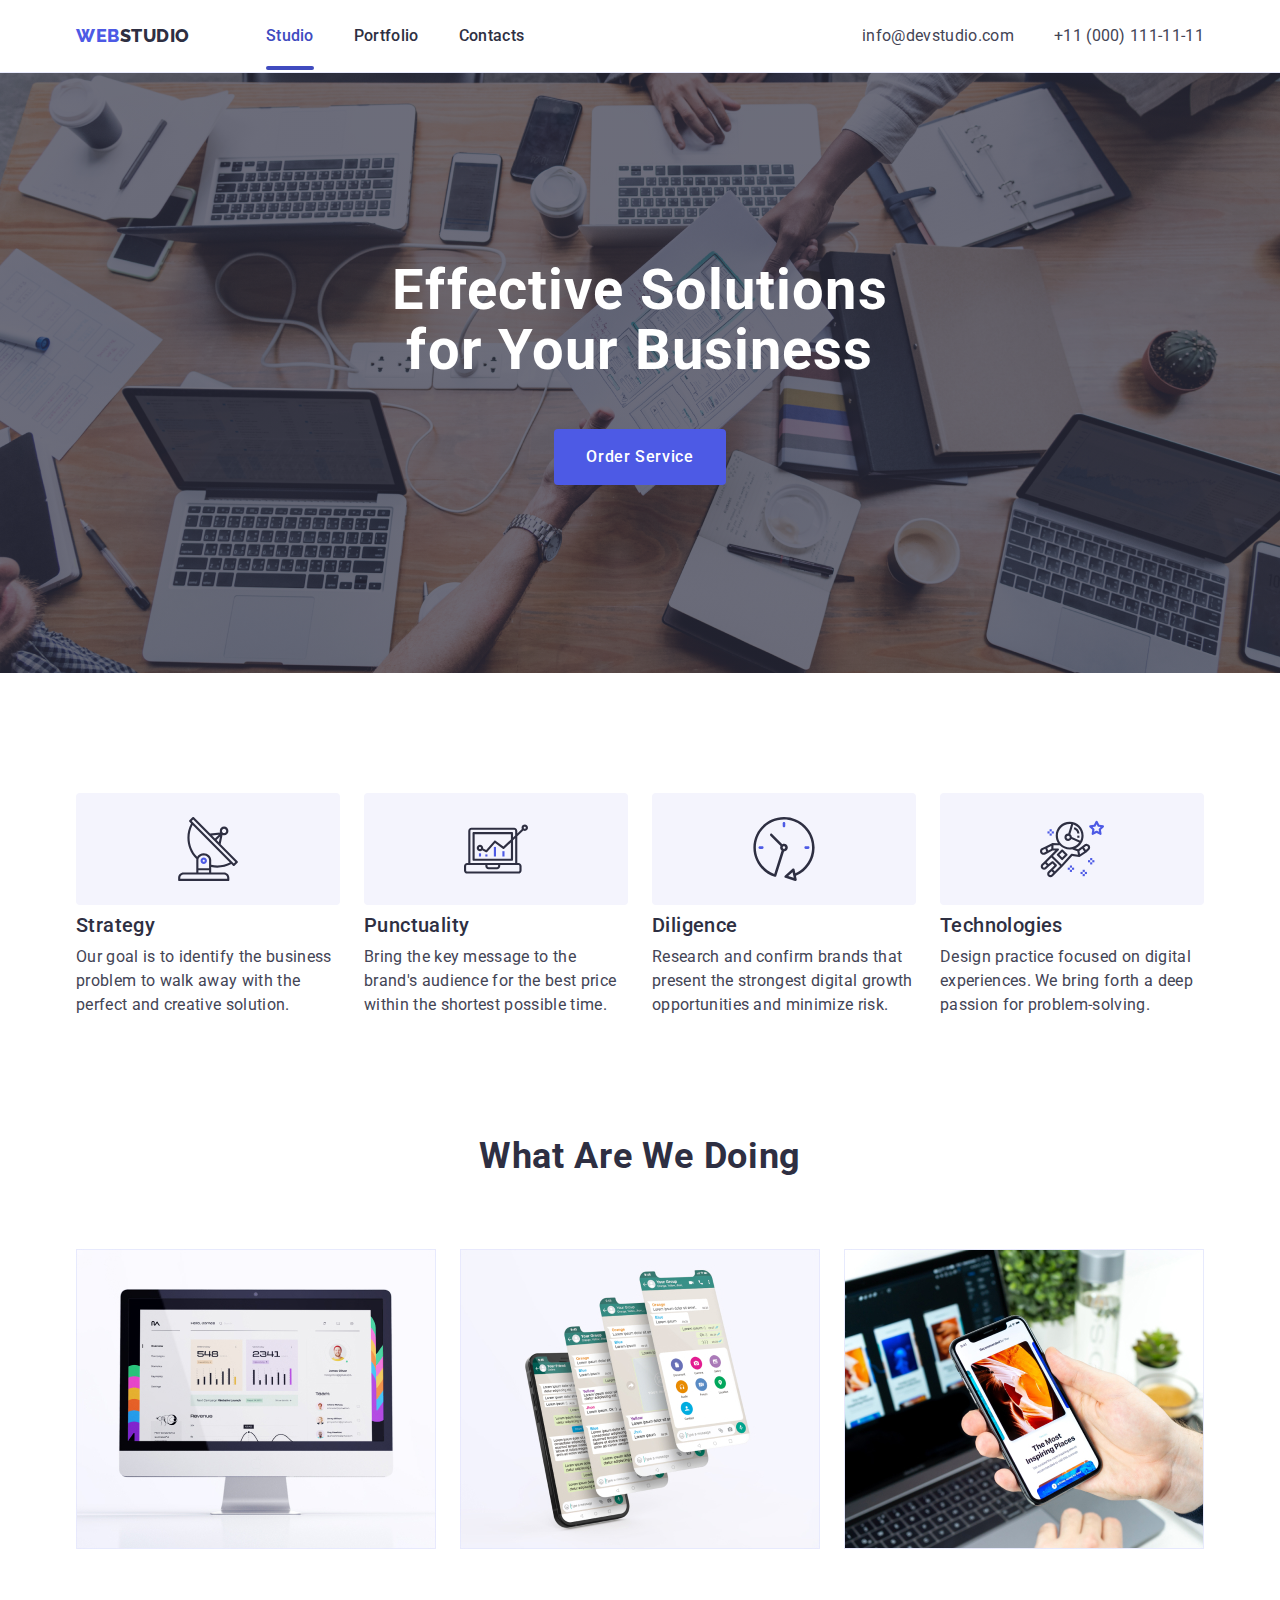
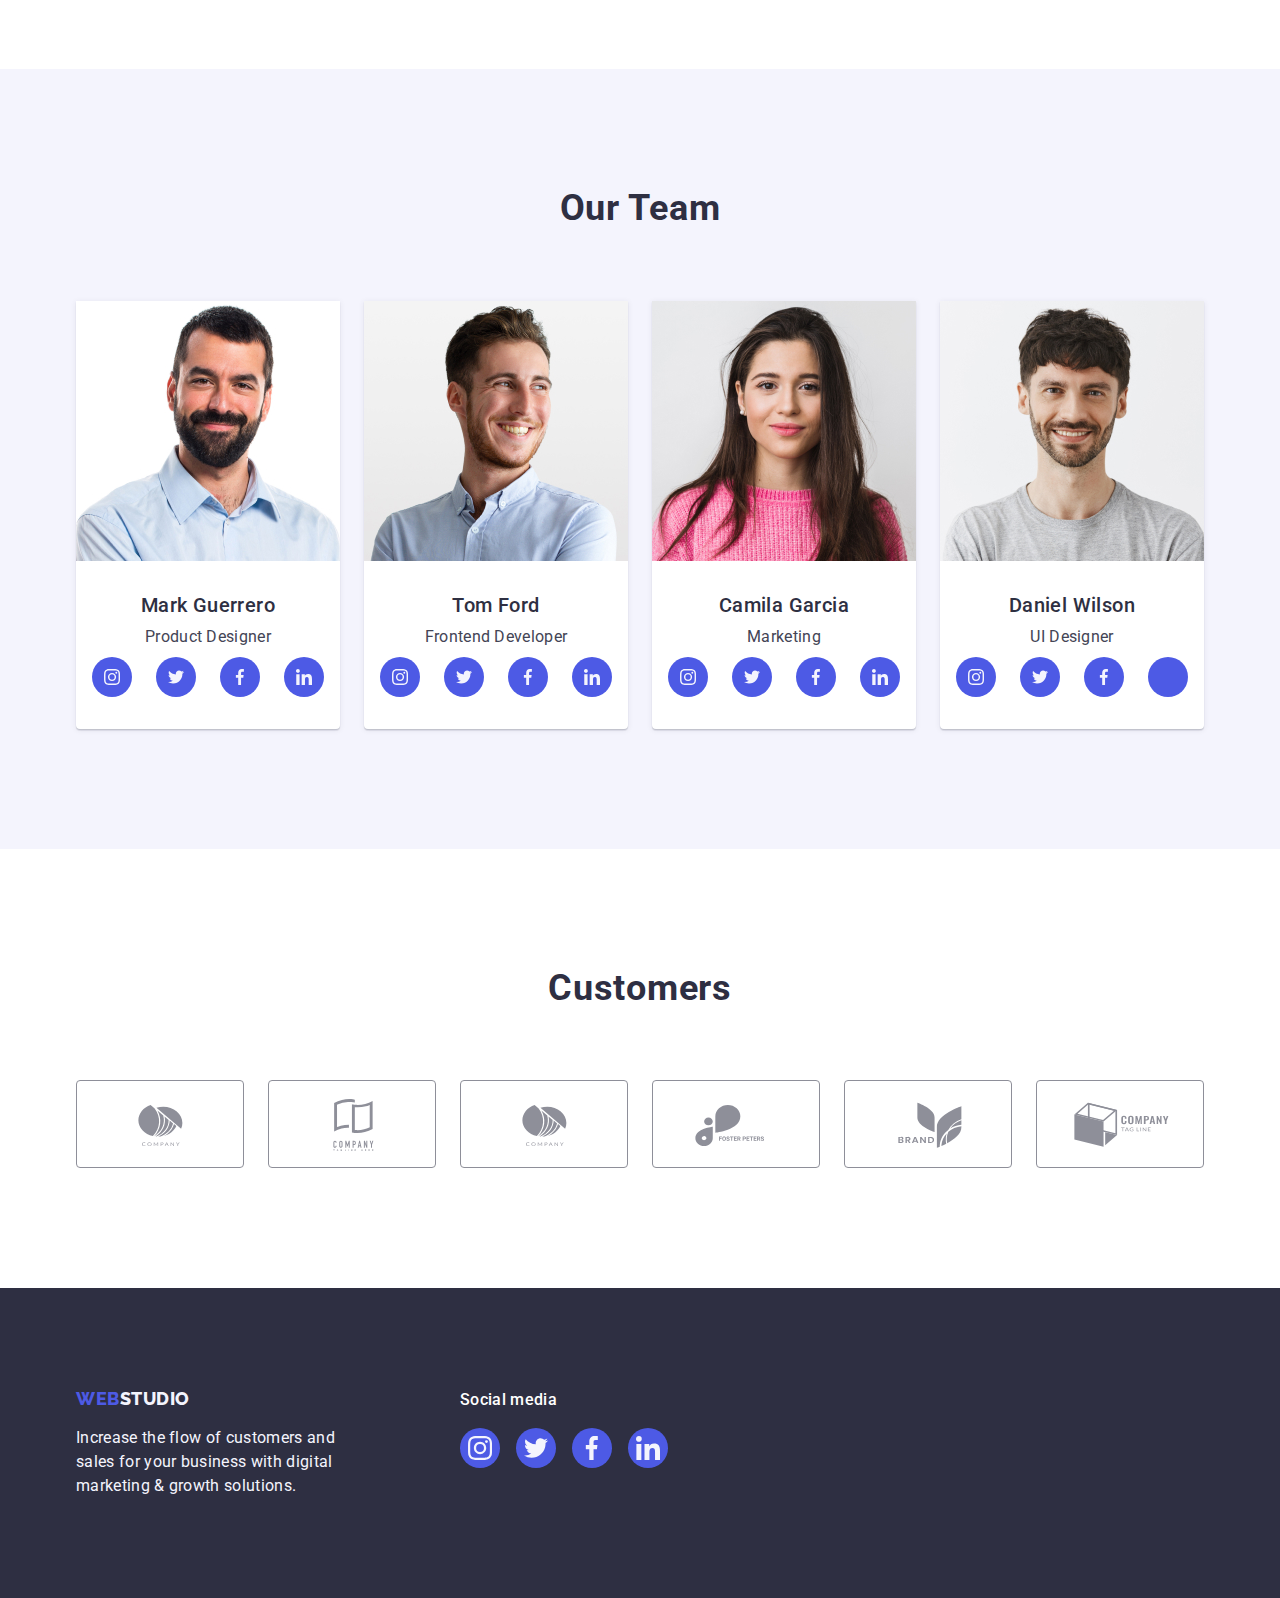
<file: index.html>
<!DOCTYPE html>
<html lang="en">
<!-- ++++++++HEAD++++++++ -->
<head>
  <meta charset="UTF-8">
  <meta http-equiv="X-UA-Compatible" content="IE=edge">
  <meta name="viewport" content="width=device-width, initial-scale=1.0">
  <title>Effective Solutions for Your Business</title>
  
  <link href="https://fonts.googleapis.com" rel="preconnect" />
    <link href="https://fonts.gstatic.com" rel="preconnect" crossorigin />
    <link
      href="https://fonts.googleapis.com/css2?family=Raleway:wght@800&family=Roboto:wght@400;500;700&display=swap"
      rel="stylesheet"
    />
  <link rel="stylesheet" href="https://cdn.jsdelivr.net/npm/modern-normalize@1.1.0/modern-normalize.min.css"/>
  <link rel="stylesheet" href="./css/styles.css"/>
  
  <!-- ++++++++++BODY++++++++ -->
<body class="hero">
  <header class="main-head ">
    <div class="hero-navigation container">
        <nav class="navigation">
        <a class="body-logo link" href="./index.html" >Web<span class="body-web-name">Studio</span></a>
        <ul class="menu list">
          <li class="menu-body-nav-link"><a class="body-nav-link curent link" href="./index.html">Studio</a></li>
          <li ><a class="body-nav-link link" href="./portfolio.html">Portfolio</a></li>
          <li ><a class="body-nav-link link" href="">Contacts</a></li>
        </ul>
    </nav>  
    <address class="index-connection">
      <ul class="list-index-connection list">
        <li class="list-information link">
          <a class="mail link" href="mailto:info@devstudio.com">info@devstudio.com</a></li>
        <li class="list-information">
          <a class="mail link" href="tel:+110001111111">+11 (000) 111-11-11</a></li>
      </ul>
    </address> 
    </div>
  </header>
<main>
  <!-- ++++++++ -->
  <section class="main-section ">
    <div class="section container">
  <h1 class="main-title">Effective Solutions for Your Business </h1>
  <button class="button" type="button" data-modal-open>Order Service</button>
</div>
</section>
  <section class="achivement ">
    <div class="container">
    <h2 class="features visually-hidden" hidden>features</h2>
        <ul class="list">
        <li class="list-features">
          <div class="achivement-container"> 
              <svg class="list-features-icon" width="64" height="64">
              <use href="./images/icons.svg#icon-antenna">
              </use>
            </svg>
          </div>
          <h3 class=features>Strategy</h3>
        <p class=descuption> Our goal is to identify the business problem to walk away with the perfect and creative solution.</p></li>
        <li class="list-features">
          <div class="achivement-container"> 
              <svg class="list-features-icon" width="64" height="64">
              <use href="./images/icons.svg#icon-diagram">
              </use>
            </svg>
          </div>
          <h3 class=features>Punctuality</h3>
          <p class=descuption> Bring the key message to the brand's audience for the best price within the shortest possible
            time.</p></li>
        <li class="list-features">
          <div class="achivement-container"> 
              <svg class="list-features-icon" width="64" height="64">
              <use href="./images/icons.svg#icon-clock">
              </use>
            </svg>
           </div>
          <h3 class=features>Diligence</h3>
          <p class=descuption> Research and confirm brands that present the strongest digital growth opportunities and
            minimize risk.</p></li>
        <li class="list-features">
          <div class="achivement-container" > 
             <svg class="list-features-icon" width="64" height="64">
              <use href="./images/icons.svg#icon-astronaut">
              </use>
            </svg>
          </div>
          <h3 class=features>Technologies</h3>
          <p class=descuption> Design practice focused on digital experiences. We bring forth a deep passion for
            problem-solving.</p></li>
      </ul>
    </div>
</section>
  <section class="list-products">
    <div class="container">
    <h2 class="products">What are we doing </h2>
    <ul class="list">
      <li class="our-products"><img src="./images/Rectangle71.jpg" alt="note in laptop" width="360"></li>
      <li class="our-products"><img src="./images/Rectangle71(1).jpg" alt="note in laptop" width="360"></li>
      <li class="our-products"><img src="./images/Rectangle71(2).jpg" alt="note in laptop" width="360"></li>
    </ul>
    </div>
</section>
  <section class="employee ">
    <div class="container">
    <h2 class="products" >Our Team</h2>
    <ul class="list">
      <li class="photo">
        <img src="./images/imployee/img.jpg" alt="Mark Guerrero" width="264">
         <div class="name-job"> 
        <h3 class ="whom">Mark Guerrero</h3>
          <p class="position">Product Designer</p>
          <ul class="social-list list">
            <li class="social-list-item"  >
              <a href="" class="social-list-link">
                <svg class="social-list-icon" width="16" height="16">
                  <use href="./images/icons.svg#icon-instagram-2">
                  </use>
                </svg>
              </a>
            </li>
            <li class="social-list-item">
              <a href="" class="social-list-link">
                <svg class="social-list-icon" width="16" height="16">
                  <use href="./images/icons.svg#icon-Vector-6">
                  </use>
                </svg>
              </a>
            </li>
            <li class="social-list-item">
              <a href="" class="social-list-link">
                <svg class="social-list-icon" width="16" height="16">
                  <use href="./images/icons.svg#icon-Vector-7">
                  </use>
                </svg>
              </a>
            </li>
            <li class="social-list-item">
              <a href="" class="social-list-link">
                <svg class="social-list-icon" width="16" height="16">
                  <use href="./images/icons.svg#icon-linkedin-1">
                  </use>
                </svg>
              </a>
            </li>
           </ul>
        </div></li>
          <li class="photo"><img src="./images/imployee/img(1).jpg" alt="Tom Ford" width="264">
          <div class="name-job">
            <h3 class="whom">Tom Ford</h3>
          <p class="position">Frontend Developer </p>
          <ul class="social-list list">
            <li class="social-list-item">
              <a href="" class="social-list-link">
                <svg class="social-list-icon" width="16" height="16">
                  <use href="./images/icons.svg#icon-instagram-2">
                  </use>
                </svg>
              </a>
            </li>
            <li class="social-list-item">
              <a href="" class="social-list-link">
                <svg class="social-list-icon" width="16" height="16">
                  <use href="./images/icons.svg#icon-Vector-6">
                  </use>
                </svg>
              </a>
            </li>
            <li class="social-list-item">
              <a href="" class="social-list-link">
                <svg class="social-list-icon" width="16" height="16">
                  <use href="./images/icons.svg#icon-Vector-7">
                  </use>
                </svg>
              </a>
            </li>
            <li class="social-list-item">
              <a href="" class="social-list-link">
                <svg class="social-list-icon" width="16" height="16">
                  <use href="./images/icons.svg#icon-linkedin-1">
                  </use>
                </svg>
              </a>
            </li>
           </ul></div></li>
      <li class="photo"><img src="./images/imployee/img(2).jpg" alt="Camila Garcia" width="264">
          <div class="name-job">
        <h3 class="whom">Camila Garcia</h3>
          <p class="position">Marketing</p>
          <ul class="social-list list">
            <li class="social-list-item">
              <a href="" class="social-list-link">
                <svg class="social-list-icon" width="16" height="16">
                  <use href="./images/icons.svg#icon-instagram-2">
                  </use>
                </svg>
              </a>
            </li>
            <li class="social-list-item">
              <a href="" class="social-list-link">
                <svg class="social-list-icon" width="16" height="16">
                  <use href="./images/icons.svg#icon-Vector-6">
                  </use>
                </svg>
              </a>
            </li>
            <li class="social-list-item">
              <a href="" class="social-list-link">
                <svg class="social-list-icon" width="16" height="16">
                  <use href="./images/icons.svg#icon-Vector-7">
                  </use>
                </svg>
              </a>
            </li>
            <li class="social-list-item">
              <a href="" class="social-list-link">
                <svg class="social-list-icon" width="16" height="16">
                  <use href="./images/icons.svg#icon-linkedin-1">
                  </use>
                </svg>
              </a>
            </li>
           </ul></div></li>
      <li class="photo"><img src="./images/imployee/img(3).jpg" alt="Daniel Wilson" width="264">
         <div class="name-job">
        <h3 class="whom">Daniel Wilson</h3>
          <p class="position">UI Designer</p>
          <ul class="social-list list">
            <li class="social-list-item">
              <a href="" class="social-list-link">
                <svg class="social-list-icon" width="16" height="16">
                  <use href="./images/icons.svg#icon-instagram-2">
                  </use>
                </svg>
              </a>
            </li>
            <li class="social-list-item">
              <a href="" class="social-list-link">
                <svg class="social-list-icon" width="16" height="16">
                  <use href="./images/icons.svg#icon-Vector-6">
                  </use>
                </svg>
              </a>
            </li>
            <li class="social-list-item">
              <a href="" class="social-list-link">
                <svg class="social-list-icon" width="16" height="16">
                  <use href="./images/icons.svg#icon-Vector-7">
                  </use>
                </svg>
              </a>
            </li>
            <li class="social-list-item">
              <a href="" class="social-list-link">
                <svg class="social-list-icon" width="16" height="16">
                  <use href="./images/icons.svg#icon-linkedin">
                  </use>
                </svg>
              </a>
            </li>
           </ul></div>
    </ul>
</div>
</section>
   <section class="customers-section">
    <div class="container">
      <h2 class="customers" >Customers</h2>
        <ul class="customers-list list">
         <li class="customers-list-item">
           <a href="" class="customers-list-link">
             <svg class="customers-list-icon" width="104" height="56">
               <use href="./images/icons.svg#icon-Logo">
               </use>
             </svg>
           </a>
         </li>
         <li class="customers-list-item">
           <a href="" class="customers-list-link">
             <svg class="customers-list-icon" width="104" height="56">
               <use href="./images/icons.svg#icon-Logo-2">
               </use>
             </svg>
           </a>
         </li>
         <li class="customers-list-item">
           <a href="" class="customers-list-link">
             <svg class="customers-list-icon" width="104" height="56">
               <use href="./images/icons.svg#icon-Logo">
               </use>
             </svg>
           </a>
         </li>
         <li class="customers-list-item">
           <a href="" class="customers-list-link">
             <svg class="customers-list-icon" width="104" height="56">
               <use href="./images/icons.svg#icon-Logo-3">
               </use>
             </svg>
           </a>
         </li>
         <li class="customers-list-item">
          <a href="" class="customers-list-link">
            <svg class="customers-list-icon" width="104" height="56">
              <use href="./images/icons.svg#icon-Logo-6">
              </use>
            </svg>
          </a>
        </li>
        <li class="customers-list-item">
          <a href="" class="customers-list-link">
            <svg class="customers-list-icon" width="104" height="56">
              <use href="./images/icons.svg#icon-Logo-5">
              </use>
            </svg>
          </a>
        </li>
        </ul>
       </div>
</section>
  </main>
  <footer class="footer">
    <div class="footer-container container">
      <div class="logo-footer-conclusion">
    <a class="logo-footer link" href="./index.html">Web<span class="web-name-footer">Studio</span></a>
    <p class="conclusion">Increase the flow of customers and sales for your business with digital marketing & growth solutions.</p>  
    </div>
    <div class="footer-social-media">
      <p class="social-media">Social media</p>
   <ul class="social-list-footer list">
    <li class="social-list-item">
      <a href="" class="social-list-link-footer">
        <svg class="social-list-icon" width="24" height="24">
          <use href="./images/icons.svg#icon-instagram-2">
          </use>
        </svg>
      </a>
    </li>
    <li class="social-list-item">
      <a href="" class="social-list-link-footer">
        <svg class="social-list-icon" width="24" height="24">
          <use href="./images/icons.svg#icon-Vector-6">
          </use>
        </svg>
      </a>
    </li>
    <li class="social-list-item">
      <a href="" class="social-list-link-footer">
        <svg class="social-list-icon" width="24" height="24">
          <use href="./images/icons.svg#icon-Vector-7">
          </use>
        </svg>
      </a>
    </li>
    <li class="social-list-item">
      <a href="" class="social-list-link-footer">
        <svg class="social-list-icon" width="24" height="24">
          <use href="./images/icons.svg#icon-linkedin-1">
          </use>
        </svg>
      </a>
    </li>
   </ul>
  </div>
  </div>
  </footer>
<div class="backdrop is-hidden" data-modal>
<div class="modal">
<button type="button" class="modal-close-button" data-modal-close>
<svg class="modal-close-button-icon" width="8" height="8">
  <use href="./images/icons.svg#icon-modal-close">

  </use>
</svg>

</button>
</div>
  </div>
  <script src="./js/modal.js"></script>
</body>
</html>
</file>
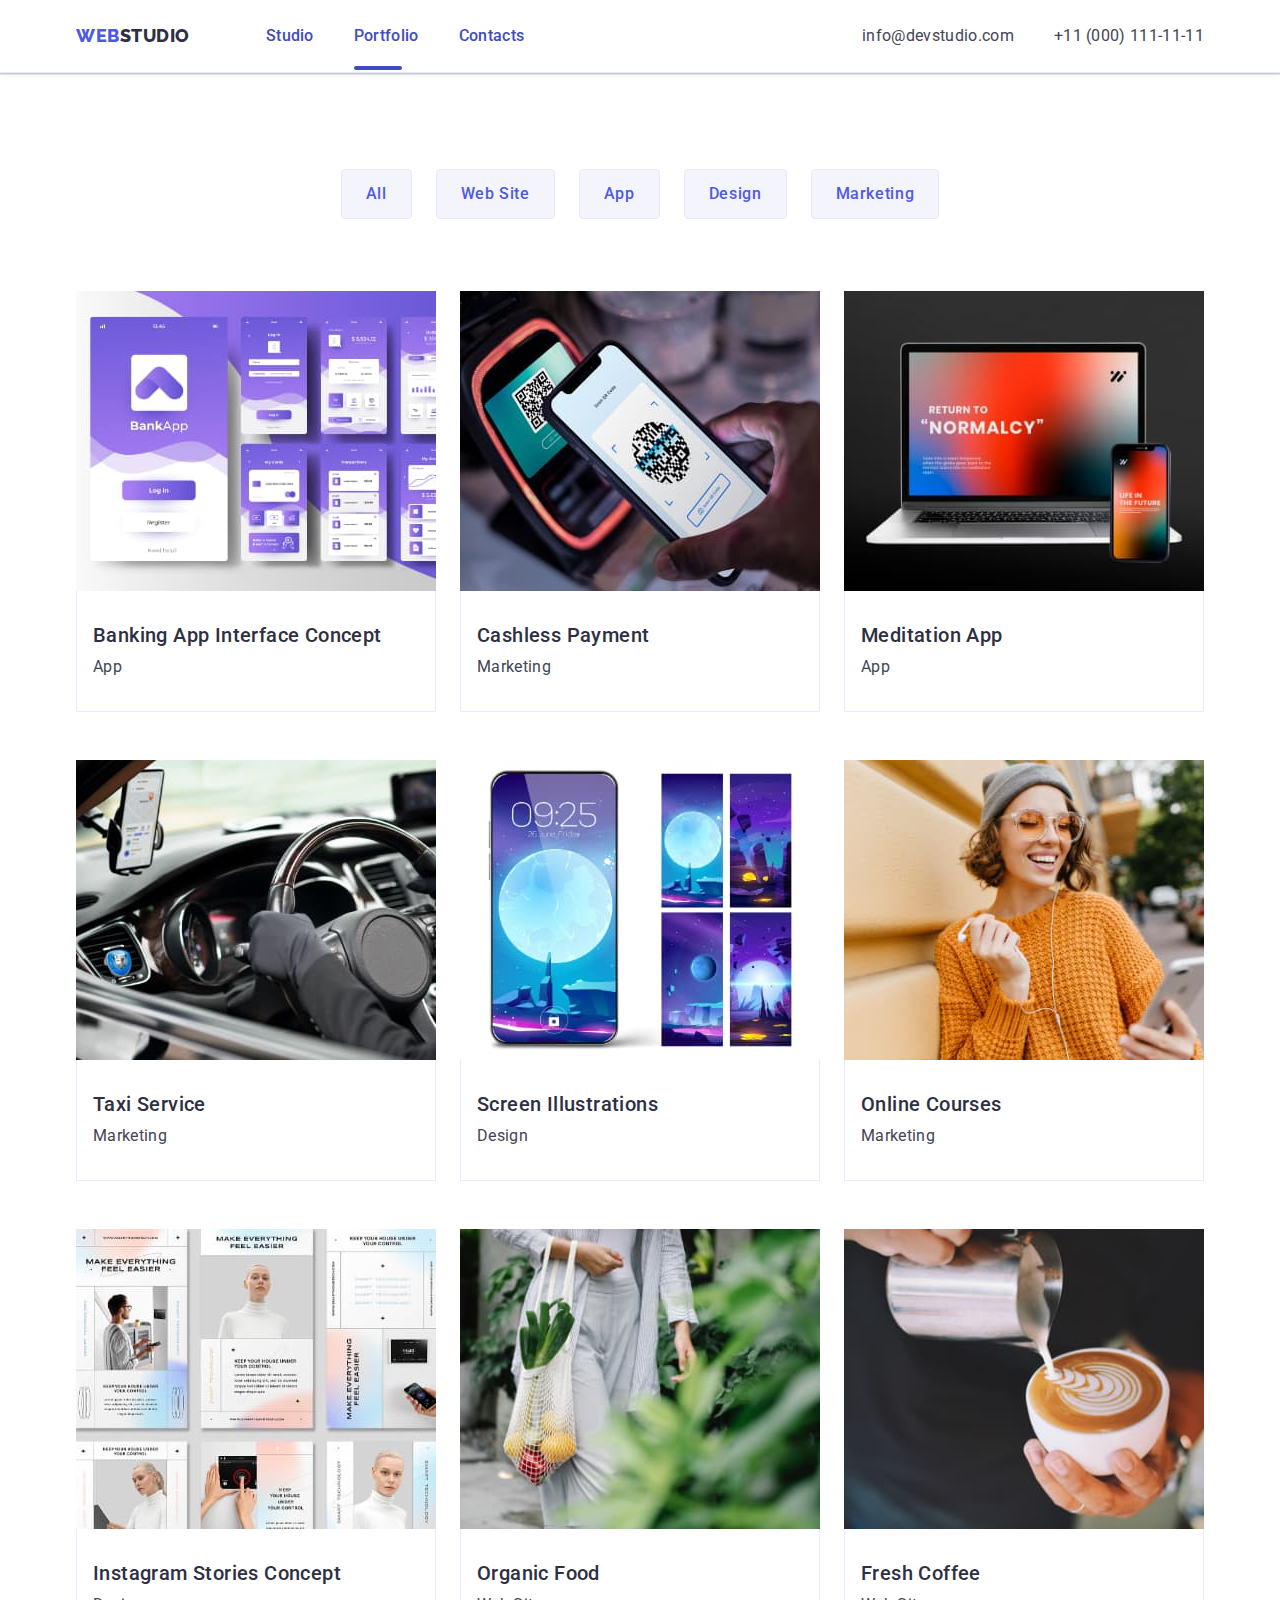
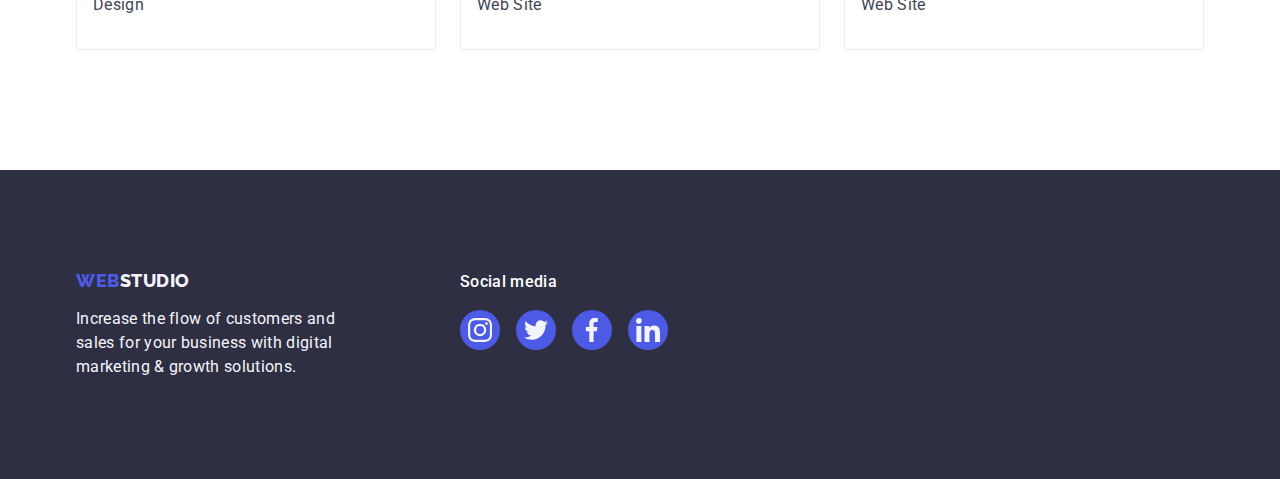
<file: portfolio.html>
<!DOCTYPE html>
<html lang="en">

<head>
  <meta charset="UTF-8">
  <meta http-equiv="X-UA-Compatible" content="IE=edge">
  <meta name="viewport" content="width=device-width, initial-scale=1.0">
  <title>Portfolio</title>
  <link href="https://fonts.googleapis.com" rel="preconnect" />
    <link href="https://fonts.gstatic.com" rel="preconnect" crossorigin />
    <link
      href="https://fonts.googleapis.com/css2?family=Raleway:wght@800&family=Roboto:wght@400;500;700&display=swap"
      rel="stylesheet"
    />
  <link rel="stylesheet" href="https://cdn.jsdelivr.net/npm/modern-normalize@1.1.0/modern-normalize.min.css"/>
  <link rel="stylesheet" href="./css/styles.css"/>
</head>
<body class="hero">
  <header class="main-head">
    <div class="features-portfolio container">
    <nav class="navigation">
        <a class="logo link" href="./index.html" >Web<span class="web-name">Studio</span></a>
        <ul class="menu list">
          <li class="features-portfolio-menu" ><a class="nav-link  link" href="./index.html" >Studio</a></li>
          <li > <a class="nav-link curent-portfolio link" href="./portfolio.html" >Portfolio</a></li>
          <li > <a class="nav-link link" href="">Contacts</a> </li>
        </ul>
    </nav>  
    <address class="connection">
      <ul class="connection-portfolio list">
        <li class="list-information link">
          <a class="mail link" href="mailto:info@devstudio.com">info@devstudio.com</a></li>
        <li class="list-information">
          <a class="mail link" href="tel:+110001111111">+11 (000) 111-11-11</a></li>
      </ul>
    </address>  
  </div>
  </header>
<main>
  <section class="section-buttons">
    <div class="container">
      <h1 class="visually-hidden" hidden>features</h1>
    <ul class="list-button list">
      <li > <button class="btn" type = "button" >All</button></li>
      <li > <button class="btn" type = "button">Web Site</button></li>
      <li > <button class="btn" type = "button"  >App</button></li>
      <li > <button class="btn" type = "button" >Design</button></li>
      <li > <button class="btn" type = "button"  >Marketing</button></li>
    </ul> 
    <ul class=" img list">
      <li class="total-information">
         <a class="total-information-link link" href="" >
          <div class="total-information-list">
           <img src="./images/galary/1.jpg" alt="banking app interface concept" width="360"> 
           <p class="overlay">
            14 Stylish and User-Friendly App Design Concepts · Task Manager App · Calorie Tracker App · Exotic Fruit Ecommerce App · Cloud Storage App
           </p>
          </div>
           <div class="wrapper">
           <h2 class="names">Banking App Interface Concept</h2>
            <p class="task">App</p>
          </div>
        </a>
      </li >
      <li class="total-information" > 
        <a class="total-information-link link" href="">
          <div class="total-information-list">
          <img  src="./images/galary/2.jpg" alt="cashless Payment" width="360">
        <p class="overlay">
          14 Stylish and User-Friendly App Design Concepts · Task Manager App · Calorie Tracker App · Exotic Fruit Ecommerce App · Cloud Storage App
        </p></div>
          <div class="wrapper">  
        <h2 class="names">Cashless Payment</h2>
            <p class="task">Marketing</p>
        </div>
          </a>
      </li>
      <li  class="total-information"> 
        <a class="total-information-link link" href="">
          <div class="total-information-list">
        <img src="./images/galary/3.jpg" alt="meditation App" width="360"> 
        <p class="overlay">
          14 Stylish and User-Friendly App Design Concepts · Task Manager App · Calorie Tracker App · Exotic Fruit Ecommerce App · Cloud Storage App
         </p>
        </div>
        <div class="wrapper">
          <h2 class="names">Meditation App</h2>
            <p class="task">App</p>
        </div>
      </a>
      </li>
      <li class="total-information" >
         <a class="total-information-link link" href="">
          <div class="total-information-list">
          <img src="./images/galary/4.jpg" alt="taxi Service" width="360">
          <p class="overlay">
            14 Stylish and User-Friendly App Design Concepts · Task Manager App · Calorie Tracker App · Exotic Fruit Ecommerce App · Cloud Storage App
           </p>
          </div>
          <div class="wrapper">
        <h2 class="names">Taxi Service</h2>
            <p class="task">Marketing</p>
          </div>
        </a>
      </li>
      <li class="total-information" > 
        <a class="total-information-link link" href="">
          <div class="total-information-list">
          <img src="./images/galary/5.jpg" alt="screen Illustrations" width="360">
          <p class="overlay">
            14 Stylish and User-Friendly App Design Concepts · Task Manager App · Calorie Tracker App · Exotic Fruit Ecommerce App · Cloud Storage App
           </p>
          </div>
          <div class="wrapper">  
        <h2 class="names">Screen Illustrations</h2>
            <p class="task">Design</p>
        </div>
      </a>
      </li>
      <li class="total-information" >
         <a class="total-information-link link" href="">
          <div class="total-information-list">
          <img src="./images/galary/6.jpg" alt="online Courses" width="360">
          <p class="overlay">
            14 Stylish and User-Friendly App Design Concepts · Task Manager App · Calorie Tracker App · Exotic Fruit Ecommerce App · Cloud Storage App
           </p>
          </div>
          <div class="wrapper">  
        <h2 class="names">Online Courses</h2>
            <p class="task">Marketing</p>
        </div>
      </a>
      </li>
      <li  class="total-information">
         <a class="total-information-link link" href="">
          <div class="total-information-list">
          <img src="./images/galary/7.jpg" alt="instagram Stories Concept" width="360">
          <p class="overlay">
            14 Stylish and User-Friendly App Design Concepts · Task Manager App · Calorie Tracker App · Exotic Fruit Ecommerce App · Cloud Storage App
           </p>
          </div>
          <div class="wrapper">  
        <h2 class="names">Instagram Stories Concept</h2>
            <p class="task">Design</p>
        </div>
        </a>
      </li>
      <li  class="total-information"> 
        <a class="total-information-link link" href="">
          <div class="total-information-list">
          <img src="./images/galary/8.jpg" alt="organic Food" width="360">
          <p class="overlay">
            14 Stylish and User-Friendly App Design Concepts · Task Manager App · Calorie Tracker App · Exotic Fruit Ecommerce App · Cloud Storage App
           </p>
          </div>
          <div class="wrapper">  
        <h2 class="names">Organic Food</h2>
            <p class="task">Web Site</p>
        </div>
      </a>
      </li>
      <li class="total-information" > 
        <a class="total-information-link link" href="">
          <div class="total-information-list">
          <img src="./images/galary/9.jpg" alt="fresh Coffee" width="360">
          <p class="overlay">
            14 Stylish and User-Friendly App Design Concepts · Task Manager App · Calorie Tracker App · Exotic Fruit Ecommerce App · Cloud Storage App
           </p>
          </div>
          <div class="wrapper"> 
        <h2 class="names">Fresh Coffee</h2>
            <p class="task">Web Site</p>
        </div>
      </a>
      </li>
          </ul> 
    </div>
  </section>

  </main>
  
  <footer class="footer">
    <div class="footer-container container">
    <div class="logo-footer-conclusion">
    <a class="logo-footer link" href="./index.html">Web<span class="web-name-portfolio">Studio</span></a>
    <p class="conclusion">Increase the flow of customers and sales for your business with digital marketing & growth solutions.</p>
  </div>
  <div class="footer-social-media">
    <p class="social-media">Social media</p>
 <ul class="social-list-footer list">
  <li class="social-list-item">
    <a href="" class="social-list-link-footer">
      <svg class="social-list-icon" width="24" height="24">
        <use href="./images/icons.svg#icon-instagram-2">
        </use>
      </svg>
    </a>
  </li>
  <li class="social-list-item">
    <a href="" class="social-list-link-footer">
      <svg class="social-list-icon" width="24" height="24">
        <use href="./images/icons.svg#icon-Vector-6">
        </use>
      </svg>
    </a>
  </li>
  <li class="social-list-item">
    <a href="" class="social-list-link-footer">
      <svg class="social-list-icon" width="24" height="24">
        <use href="./images/icons.svg#icon-Vector-7">
        </use>
      </svg>
    </a>
  </li>
  <li class="social-list-item">
    <a href="" class="social-list-link-footer">
      <svg class="social-list-icon" width="24" height="24">
        <use href="./images/icons.svg#icon-linkedin-1">
        </use>
      </svg>
    </a>
  </li>
 </ul>
</div>
    </div>

  </footer>
</body>
</html>
</file>
<file: css/styles.css>
/* скидання установок браузера */

:root{
--accent-color:#434455;
--web-name-color:#2e2f42;
--hover-back-graund: #404BBF;
--logo-footer-portfolio: #4d5ae5 ;
--transition:250ms cubic-bezier(0.4, 0, 0.2, 1) ;
}
body{
    font-family: "Roboto",sans-serif;
    color:var(--accent-color);
    background-color:#FFFFFF;
    font-style: normal;
    transition:color var(--transition), background-color var(--transition), box-shadow var(--transition), border-color var(--transition) ;
   }
button{
    cursor: pointer;
    border: none;
    border-radius: 4px;
}
address{
 font-style: normal;  


}
.list{
    list-style: none;
    display: flex;
    gap: 24px; 
  
}
.link{
    text-decoration: none;
}
h1, h2, h3, h4, h5, h6, p { 
  
    margin: 0;
}
ul, ol { 
 
   list-style: none;
    margin: 0;
    padding: 0; }
img { 
    display: block;
    max-width: 100%;
    height: auto;
}
a{
    text-decoration: none;

}

.container{
    margin: 0 auto;
    padding: 0 15px;
      width: 1158px
}
.achivement-container{
    display: flex;
    width: 264px;
    height: 112px;
    background: #F4F4FD;
    border-radius: 4px;
    align-items: center; 
    justify-content: center;
    margin-bottom: 8px;
}

.wrapper{
    padding: 32px 16px;
    border: 1px solid #e7e9fc;
    border-top: none;
}
.visually-hidden{
    position: absolute;
    width: 1px;
    height: 1px;
    margin: -1px;
    border: 0;
    padding: 0;
    white-space: nowrap;
    clip-path: inherit(100%);
    clip: rect(0 0 0 0);
    overflow: hidden;

}

/*------ALL------- */
.achivement{
    font-weight: 400;
    font-size: 16px;
    line-height: 1.5;
    letter-spacing: 0.02em;
    color: #434455;
    padding: 120px 0;
    }
.achivement-container{
    display: flex;
align-items: center; 
justify-content: center;
}

.body-logo { 
    font-family: "Raleway", sans-serif;
    font-weight: 800;
    font-size: 18px;
    line-height: 1.17;
    color:#4d5ae5;
      
    letter-spacing: 0.03em;
    text-transform: uppercase;
    
    display: inline-block;
    
    padding: 24px 0;
    margin-right: 76px;
}
.body-nav-link{
    font-weight: 500;
    font-size: 16px;
    line-height: 1.5;
    letter-spacing: 0.02em;
    color:#2e2f42;
    text-decoration: none;

    padding: 24px 0;
    transition: color var(--transition);
}

.body-nav-link:hover,
.body-nav-link:focus{
    color: #404bbf;
}
.body-web-name{
    font-family: 'Raleway',sans-serif;
    font-style: normal;
    font-weight: 800;
    font-size: 18px;
    line-height: 1.17x;
    color: #2E2F42;
       
}
.btn{
    font-family: "Roboto", sans-serif;
    
    font-weight: 500;
    font-size: 16px;
    line-height: 1.5;
    letter-spacing: 0.04em;
    color: #4d5ae5;
    background-color:#F4F4FD;
    margin: 0 auto;
    display: block;
    padding: 12px 24px;
    border: 1px solid #e7e9fc;   
    border-radius: 4px;
    transition: color var(--transition), background-color var(--transition), border-color var(--transition), box-shadow var(--transition);
      }
.btn:hover,
.btn:focus{
    color: #FFFFFF;
    background-color: #404BBF;
    border: 1px solid transparent;
    box-shadow: 0px 3px 1px rgba(0, 0, 0, 0.1), 0px 2px 1px rgba(0, 0, 0, 0.08), 0px 2px 2px rgba(0, 0, 0, 0.12);
}

.button{
    font-family: 'Roboto',sans-serif;
    font-weight: 500;
    font-size: 16px;
    line-height: 1.5;
    letter-spacing: 0.04em;
    color: #FFFFFF ;
    background-color: #4D5AE5;
    margin: 0 auto;
    display: block;
    border: none;
    border-radius: 4px; 
    padding: 16px 32px;
    transition: background-color var(--transition) ;
}
.button:hover,
.button:focus{
        color: #FFFFFF ;
         background-color: #404BBF;
}
.conclusion{
    font-weight: 400;
    font-size: 16px;
    line-height: 24px;
    letter-spacing: 0.02em;
    color: #F4F4FD;
    width: 264px;
    }

.connection{
    font-weight: 400;
    font-size: 16px;
    line-height: 1.5;
    letter-spacing: 0.02em;
    color: #434455;
    margin-left: auto;
    
}
.connection-portfolio{
    gap: 40px;
}
.curent{
    position: relative;
    color:    rgba(64, 75, 191, 1);
}
.curent::after {
    content: "";
    position: absolute;
    left: 0;
width: 48px;
height: 4px;
bottom: -1px;

background-color: #404BBF;
border-radius: 2px;
}
.curent-portfolio{
    position: relative;
    color:    rgba(64, 75, 191, 1);
}
.curent-portfolio::after {
    content: "";
    position: absolute;
    left: 0;
width: 48px;
height: 4px;
bottom: -1px;

background-color: #404BBF;
border-radius: 2px;
}
.customers{
    font-weight: 700;
font-size: 36px;
line-height: 1.1;
margin-bottom: 72px; 
text-align: center;
letter-spacing: 0.02em;
text-transform: capitalize;
color: #2E2F42;

}

.customers-list-icon{
    fill: currentColor; 
}
.customers-list-item{
    width: calc((100% - 120px) / 6);
    height :88px;
    /* transition: border-color var(--transition), color var(--transition); */
}

.customers-list-link{
    border: 1px solid #8E8F99;
border-radius: 4px;
display: flex;
align-items: center; 
justify-content: center;
color: #8e8f99;
height: 100%;
transition: border-color var(--transition), color var(--transition) ;

}
.customers-list-link:hover,
.customers-list-link:focus{
    color: #404bbf; 
    border-color: #404bbf; 
    transform: translateY(0%);
}

.customers-section{
    padding-top: 120px; 
    padding-bottom: 120px;
}
.descuption{
    font-weight: 400;
    font-size: 16px;
    line-height: 1.5;
    letter-spacing: 0.02em;
    color: #434455;
}
.employee{ 
    background: #F4F4FD; 
    padding: 120px 0;
    
}
.footer{
    display: flex;
    background-color:#2e2f42 ; 
    padding: 100px 0;
   
}

.footer-container{
    display: flex;
    align-items: baseline;

}
.features{
    font-weight: 500;
    font-size: 20px;
    line-height: 1.2;
    letter-spacing: 0.02em;
    color: #2E2F42;
    display: flex;
    gap: 24px;
    margin-bottom: 8px;     
}
.features-portfolio{
    display: flex;
       align-items: center;
}
.features-portfolio-menu{
    position: relative;
    color: #404bbf; ;
}
.hero-navigation{

    display: flex;
    align-items: center;
}

.img{
    flex-wrap: wrap; 
    row-gap: 48px;
    display: flex;
    justify-content: space-between;
}
.index-connection{
    font-weight: 400;
    font-size: 16px;
    line-height: 1.5;
    letter-spacing: 0.02em;
}
.information{
    padding: 32px 16px;
    border: 1px solid #e7e9fc;
    border-top: none;
}
.list-button{
    justify-content: center; 
    margin-bottom: 72px; 
    /* position: relative; */
}
.list-features{
    width: calc((100% - 72px) / 4); 
}
.list-index-connection{ 
    display: flex;
     gap: 40px;
}
.list-products{
      padding-bottom: 120px; 
}
 .logo {     
    font-family: 'Raleway',sans-serif;
    font-weight: 800;
    font-size: 18px;
    line-height: 1.17;
    color: var(--logo-footer-portfolio);

    
    letter-spacing: 0.03em;
    text-transform: uppercase;

    display: flex;
    padding: 24px 0;
    margin-right: 76px;

 }
 .logo-footer{
    font-family: "Raleway", sans-serif;
    font-weight: 800;
    font-size: 18px;
    line-height: 1.17;
    color:#4d5ae5;
      align-items: center;
    letter-spacing: 0.03em;
    text-transform: uppercase;
    
    display: inline-block;
    margin-bottom: 16px;
     /* padding: 24px 0; */
    margin-right: 76px;}
    
.logo-footer-conclusion{
    margin-right: 120px;

}
.mail{
    font-weight: 400;
  font-size: 16px;
  line-height: 1.5;
    letter-spacing: 0.02em;
    color: var(--accent-color);
    transition: color var(--transition);
   
}
.mail:hover,
.mail:focus{
  color: #404bbf;
}
.mail-index{
  font-weight: 400;
  font-size: 16px;
  line-height: 1.5;
  letter-spacing: 0.02em; 
  color: #434455;
  transition: color var(--transition);
  }
.mail-index:hover, 
.mail-index:focus{
      color: #404bbf; 
}
.main-head{
    border-bottom: 1px solid #e7e9fc;
    box-shadow:0px 2px 1px rgba(46, 47, 66, 0.08), 0px 1px 1px rgba(46, 47, 66, 0.16), 0px 1px 6px rgba(46, 47, 66, 0.08);

}
.main-section{ 
    background-color: #2e2f42;
    padding: 188px 0;
    background-image: linear-gradient(rgba(46, 47, 66, 0.7), rgba(46, 47, 66, 0.7)),
   url(../images/people-office.jpg);
    background-repeat: no-repeat; 
  background-position: center; 
  background-size: cover;
  max-width: 1440px; 
  height: 600px;
  margin: auto;
    } 
.main-title{
    margin: auto;
    font-weight: 700;
    font-size: 56px;
    line-height: 1.07 ;
    text-align: center;
    letter-spacing: 0.02em;
    color: #ffffff ;
    max-width: 496px; 
    margin-bottom: 48px;
    }
.menu{
    position: relative;
    font-weight: 500;
    font-size: 16px;
    line-height: 1.5;
    letter-spacing: 0.02em;
    color: #2e2f42;
    display: flex; 
    gap: 40px;
    padding: 24px 0;
}
.menu-body-nav-link{
    position: relative;
    color: #404bbf; 
}
.menu:not(:last-child){
    margin: 40px;
}
.names{
    font-weight: 500;
    font-size: 20px;
    line-height: 1.2;
    letter-spacing: 0.02em;
    color: #2e2f42;
    margin-bottom: 8px;
      
}
.name-job{
 
    padding: 32px 0
}
.navigation{
    display: flex; 
    align-items: center; 
    margin-right: auto;
}
.nav-link{
    position: relative;
    font-weight: 500;
    font-size: 16px;
    line-height: 1.5;
    letter-spacing: 0.02em;
    color: #404bbf;
    text-decoration: none;
    padding: 24px 0;
    /* background-color: #404BBF; */
    transition: color var(--transition);
    }
/* .nav-link::after  {
        display: block;
        content: "";
        position: absolute;
        left: 0;
    width: 48px;
    height: 4px;
    bottom: -1px;
    top: 44px;
    background-color: #404BBF;
    border-radius: 2px;
    padding-bottom: 0;
    } */
.nav-link:hover,
.nav-link:focus{
    color: #404bbf;
    }
.overlay{
     position: absolute;
    left: 0;
    top: 0;
    font-size: 16px;
    line-height: 1.5;
    letter-spacing: 0.02em;
    transform: translateY(100%);
    color:#F4F4FD;
    background: rgba(77, 90, 229, 1);
        padding: 40px 32px;
       width: 100%;
    height: 100%;
    transition: transform 250ms cubic-bezier(0.4, 0, 0.2, 1);
}
.our-products{
    width: calc((100% - 48px) / 3);
}
.photo{
    calc((100% - 72px) / 4);
    border-radius: 0px 0px 4px 4px; 
    width: calc((100% - 72px) / 4);
    background-color: #FFFFFF ;
    box-shadow:0px 1px 6px rgba(46, 47, 66, 0.08), 0px 1px 1px rgba(46, 47, 66, 0.16), 0px 2px 1px rgba(46, 47, 66, 0.08);
}
.position{
    font-weight: 400;
    font-size: 16px;
    line-height: 1.5;
    text-align: center;
    letter-spacing: 0.02em;
    color: #434455;
    margin-bottom: 8px;
 }
.products{
    font-weight: 700;
    font-size: 36px;
    line-height: 1.11;
    text-align: center;
    letter-spacing: 0.02em;
    text-transform: capitalize;
    color: #2E2F42;
    margin-bottom: 72px;  
}
.section-buttons{
    padding: 96px 0 120px;
}
.social-media{
    font-weight: 500;
font-size: 16px;
line-height: 1.5;
letter-spacing: 0.02em;
color: #FFFFFF;
margin-bottom: 16px;
}
.social-list{
    display: flex;
      justify-content: center;
    gap: 24px;  
}
.social-list-footer{
    display: flex;
    gap: 16px;
    justify-content: center;     
}
.social-list-item{
    width: 40px;
    height: 40px; 
}
.social-list-icon{
   fill: #f4f4fd;
}
.social-list-link{
    display: flex;
    justify-content: center;
    align-items: center;
     border-radius: 50%;
    background: #4D5AE5;
    width: 100%;
    height: 100%;   
    transition: background-color var(--transition);   
}
.social-list-link:hover,
.social-list-link:focus{
    background-color: #404bbf;
}
.social-list-link-footer{
    display: flex;
    justify-content: center;
    align-items: center;
    width: 100%;
    height: 100%;
    border-radius: 50%;
    background: #4D5AE5;
    margin: auto;
    gap: 16px;
    transition: background-color var(--transition);       
}
.social-list-link-footer:hover,
.social-list-link-footer:focus{
    background-color: #31d0aa; 
}
.social-media{
    font-weight: 500;
font-size: 16px;
line-height: 24px;
letter-spacing: 0.02em;
color: #FFFFFF;
}
.task{
    font-weight: 400;
    font-size: 16px;
    line-height: 1.5;
    letter-spacing: 0.02em;
    color: #434455;
    }
.total-information{
        width: calc((100% - 48px) / 3);
    }
/* .total-information:hover .overlay,
.total-information:focus .overlay{
    transform: translateY(0%);
} */
.total-information-link{
    position: relative;
    display: block;
    transition:box-shadow var(--transition) ;
}
.total-information-link:hover .overlay,
.total-information-link:focus .overlay{
    transform: translateY(0%);
}
.total-information-link:hover,
.total-information-link:focus{
    box-shadow: 0px 1px 6px rgba(46, 47, 66, 0.08), 0px 1px 1px rgba(46, 47, 66, 0.16), 0px 2px 1px rgba(46, 47, 66, 0.08);
}
.total-information-link:hover .total-information-list
.total-information-link:focus .total-information-list{
    transform: translateY(0%)
}

.total-information-list{
position: relative;
overflow: hidden;
}
.web-name{
    color:var(--web-name-color)
}
.web-name-footer{
    color: #f4f4fd ;
}
.web-name-portfolio{
    color: #f4f4fd;
}
.whom{
    font-weight: 500;
    font-size: 20px;
    line-height: 1.2;
    text-align: center;
    letter-spacing: 0.02em;
    color: #2E2F42;
    margin-bottom: 8px;
}

/* ===============BACKDROP============ */
.backdrop{
        position: fixed;
    width: 1440px;
    height: 677px;
    /* left: 0px;
    top: 0px; */

    top: 0px;
    left: 0px;
    z-index: 100;
    width: 100%;
    height: 100%;
    background: rgba(46, 47, 66, 0.4);
    transition: opacity var(--transition), visibility var(--transition);
}
.backdrop.is-hidden{
opacity: 0;
visibility: hidden;
pointer-events: none;
}
.modal{
    position: absolute;
   
    width: 408px;
/* height: 584px; */
min-height: 576px; 
left: 50%;
top: 50%;
box-shadow:0px 1px 1px rgba(0, 0, 0, 0.14), 0px 1px 3px rgba(0, 0, 0, 0.12), 0px 2px 1px rgba(0, 0, 0, 0.2);
border-radius: 4px; 
transform: translate(-50%, -50%) scale(1); 
transition: transform 250ms cubic-bezier(0.4, 0, 0.2, 1); 
/* transform: translate(50%, 50%); */
background: #FCFCFC;
}
.modal-close-button{
    display: flex;
    justify-content: center;
    align-items: center;
    position: absolute;
    top: 24px;
    right: 24px;
    width: 24px;
    height: 24px;
    border-radius: 50%;

    background: #E7E9FC;
border: 1px solid rgba(0, 0, 0, 0.1);
padding: 0;
transition: background-color var(--transition), border var(--transition) ;
}
.modal-close-button:hover,
.modal-close-button:focus{
    background-color: #404bbf;
    border: none;
    fill: #ffffff;
}
.modal-close-button-icon{
transition: fill 250ms cubic-bezier(0.4, 0, 0.2, 1);
}
/* ===============/BACKDROP============ */
</file>
